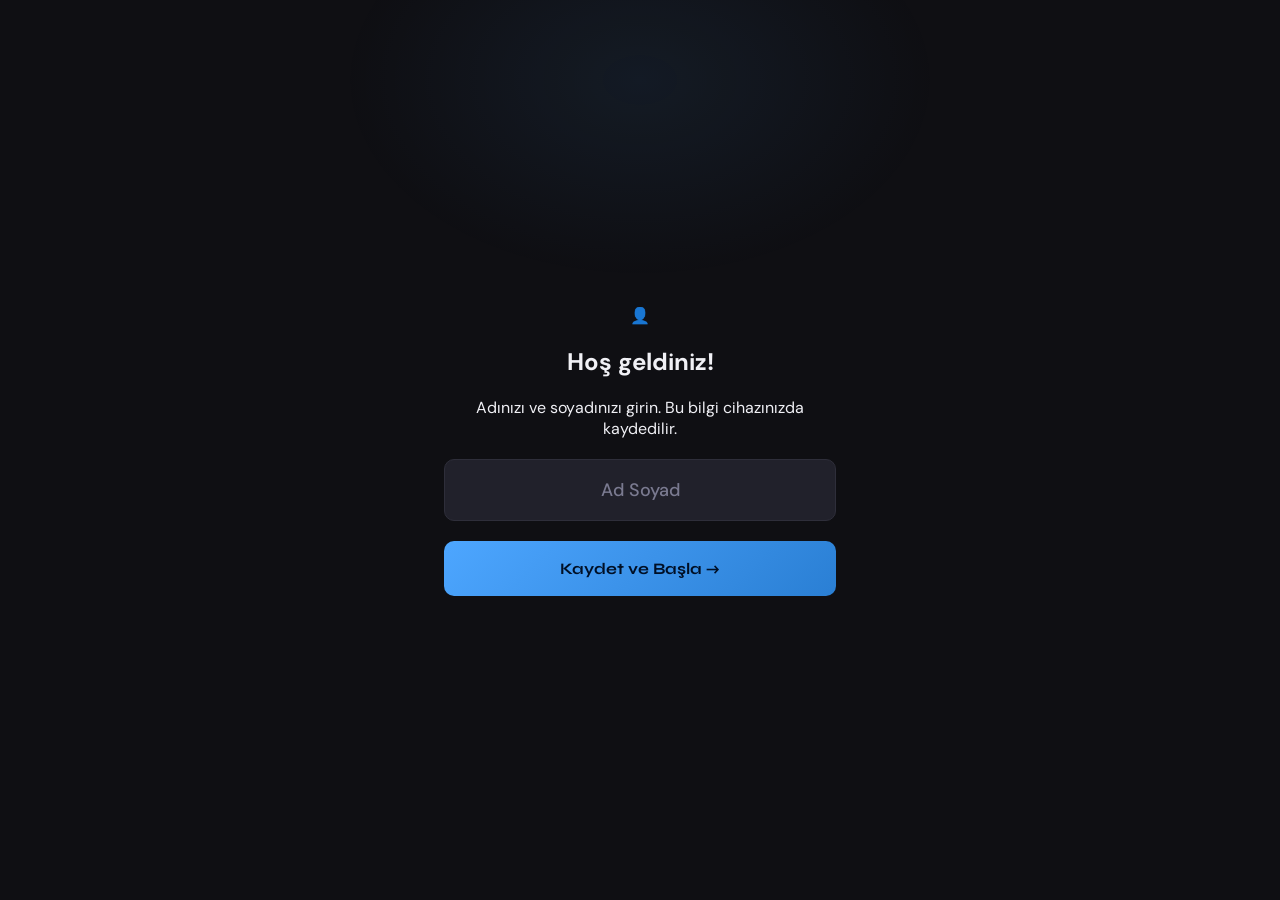
<file: index.html>
<!DOCTYPE html>
<html lang="tr">
<head>
<meta charset="UTF-8">
<meta name="viewport" content="width=device-width,initial-scale=1.0">
<title>Uygun AVM Takip</title>
<!-- Tüm CSS inline: style.css HTTP isteği tamamen kalktı -->
<style>:root{--bg:#0f0f13;--surface:#18181f;--surface2:#21212b;--border:#2e2e3a;--text:#f0f0f5;--text-muted:#7a7a90;--green:#22d47a;--green-dim:#16a358;--yellow:#f5c542;--yellow-dim:#c49b20;--blue:#4da6ff;--blue-dim:#2a7fd4;--red:#ff5a5a;--red-dim:#cc3535;--radius:16px;--radius-sm:10px}*{box-sizing:border-box;margin:0;padding:0}body{background:var(--bg);color:var(--text);font-family:'DM Sans',sans-serif;min-height:100vh;display:flex;flex-direction:column;align-items:center;padding:0;position:relative;overflow-x:hidden}body::before{content:'';position:fixed;top:-120px;left:50%;transform:translateX(-50%);width:600px;height:400px;background:radial-gradient(ellipse,rgba(77,166,255,0.08) 0,transparent 70%);pointer-events:none;z-index:0}#mainApp{display:flex;flex-direction:column;height:100vh;width:100%;max-width:480px}.tab-bar{position:sticky;top:0;z-index:100;background:var(--surface);border-bottom:1px solid var(--border);padding:12px 16px 0;flex-shrink:0}.tab-header{display:flex;align-items:center;justify-content:space-between;margin-bottom:10px}.tab-brand-name{font-family:'Syne',sans-serif;font-size:18px;font-weight:800;color:var(--text);letter-spacing:-0.3px;line-height:1.1}.tab-brand-name span{color:var(--blue)}.clock-mini{font-size:11px;color:var(--text-muted);font-weight:300;margin-top:1px}.tab-pills{display:flex;gap:4px;background:var(--surface2);border-radius:100px;padding:3px}.tab-pill{background:none;border:none;border-radius:100px;color:var(--text-muted);font-family:'DM Sans',sans-serif;font-size:13px;font-weight:500;padding:6px 16px;cursor:pointer;transition:background 0.2s,color 0.2s;white-space:nowrap}.tab-pill.active{background:var(--blue);color:#001026;font-weight:600}.tab-indicator{height:2px;background:var(--blue);border-radius:2px;transition:transform 0.25s ease,width 0.25s ease;margin-top:0;display:none}.tab-viewport{display:flex;overflow-x:hidden;scroll-snap-type:x mandatory;flex:1;scroll-behavior:smooth}.tab-pane{min-width:100%;scroll-snap-align:start;overflow-y:auto;padding:16px 16px 40px}.patron-summary{display:grid;grid-template-columns:1fr 1fr 1fr;gap:10px;margin-bottom:12px}.live-timer{font-size:12px;color:var(--text-muted);font-weight:300;margin-left:8px;transition:color 0.3s}#setupScreen{min-height:100vh;width:100%;max-width:440px;padding:40px 24px}.card{background:var(--surface);border:1px solid var(--border);border-radius:var(--radius);padding:24px;margin-bottom:16px}.card-label{font-size:11px;letter-spacing:1.5px;text-transform:uppercase;color:var(--text-muted);font-weight:500;margin-bottom:10px}.select-wrapper{position:relative}.select-wrapper::after{content:'▾';position:absolute;right:16px;top:50%;transform:translateY(-50%);color:var(--text-muted);pointer-events:none;font-size:14px}select{width:100%;appearance:none;background:var(--surface2);border:1px solid var(--border);border-radius:var(--radius-sm);color:var(--text);font-family:'DM Sans',sans-serif;font-size:16px;font-weight:500;padding:16px 44px 16px 16px;cursor:pointer;outline:none;transition:border-color 0.2s}select:focus{border-color:var(--blue)}select option{background:var(--surface2)}.status-bar{display:flex;align-items:center;gap:10px;background:var(--surface2);border:1px solid var(--border);border-radius:var(--radius-sm);padding:12px 16px;margin-top:14px}.status-dot{width:8px;height:8px;border-radius:50%;background:var(--text-muted);flex-shrink:0;transition:background 0.3s}.status-dot.green{background:var(--green);box-shadow:0 0 8px var(--green)}.status-dot.yellow{background:var(--yellow);box-shadow:0 0 8px var(--yellow)}.status-dot.red{background:var(--red);box-shadow:0 0 8px var(--red)}.status-text{font-size:13px;color:var(--text-muted)}.status-text strong{color:var(--text);font-weight:500}.setup-screen{display:flex;flex-direction:column;align-items:center;justify-content:center;min-height:60vh;text-align:center;gap:20px}.setup-screen .setup-icon{font-size:56px;margin-bottom:4px}.setup-screen h2{font-family:'Syne',sans-serif;font-size:22px;font-weight:700}.setup-screen p{font-size:14px;color:var(--text-muted);max-width:260px;line-height:1.5}.name-input{width:100%;background:var(--surface2);border:1px solid var(--border);border-radius:var(--radius-sm);color:var(--text);font-family:'DM Sans',sans-serif;font-size:18px;font-weight:500;padding:18px 16px;outline:none;text-align:center;transition:border-color 0.2s}.name-input::placeholder{color:var(--text-muted)}.name-input:focus{border-color:var(--blue)}.btn-save-name{width:100%;background:linear-gradient(135deg,var(--blue),var(--blue-dim));color:#001026;border:none;border-radius:var(--radius-sm);font-family:'Syne',sans-serif;font-size:16px;font-weight:700;padding:18px;cursor:pointer;transition:filter 0.15s,transform 0.12s;-webkit-tap-highlight-color:transparent}.btn-save-name:active{transform:scale(0.97);filter:brightness(0.9)}.btn-save-name:hover{filter:brightness(1.08)}.buttons-grid{display:grid;grid-template-columns:1fr 1fr;gap:12px}.btn{position:relative;display:flex;flex-direction:column;align-items:center;justify-content:center;gap:8px;padding:22px 16px;border:none;border-radius:var(--radius);font-family:'Syne',sans-serif;font-size:15px;font-weight:700;cursor:pointer;transition:transform 0.12s ease,box-shadow 0.12s ease,filter 0.12s ease;overflow:hidden;min-height:110px;-webkit-tap-highlight-color:transparent}.btn .btn-icon{font-size:28px;line-height:1}.btn .btn-label{font-size:13px;letter-spacing:0.2px;line-height:1.2;text-align:center}.btn::after{content:'';position:absolute;inset:0;background:white;opacity:0;border-radius:inherit;transition:opacity 0.15s}.btn:active::after{opacity:0.08}.btn:active{transform:scale(0.95);filter:brightness(0.9)}.btn:hover{filter:brightness(1.08)}.btn.sending,.btn:disabled{opacity:0.45;pointer-events:none;transform:none !important;filter:none !important;cursor:not-allowed}.btn-full{grid-column:1 / -1;min-height:80px;flex-direction:row;gap:12px}.btn-full .btn-icon{font-size:22px}.btn-full .btn-label{font-size:15px}.btn-start{background:linear-gradient(135deg,var(--green),var(--green-dim));color:#001a0d;box-shadow:0 4px 24px rgba(34,212,122,0.25)}.btn-break-start{background:linear-gradient(135deg,var(--yellow),var(--yellow-dim));color:#1a1200;box-shadow:0 4px 24px rgba(245,197,66,0.25)}.btn-lunch{background:linear-gradient(135deg,#ff9f43,#e08000);color:#1a0d00;box-shadow:0 4px 24px rgba(255,159,67,0.25)}.btn-break-end{background:linear-gradient(135deg,var(--blue),var(--blue-dim));color:#001026;box-shadow:0 4px 24px rgba(77,166,255,0.25)}.btn-end{background:linear-gradient(135deg,var(--red),var(--red-dim));color:#1a0000;box-shadow:0 4px 24px rgba(255,90,90,0.25)}.toast{position:fixed;bottom:32px;left:50%;transform:translateX(-50%) translateY(100px);background:var(--surface);border:1px solid var(--border);border-radius:100px;padding:14px 24px;display:flex;align-items:center;gap:10px;font-size:14px;font-weight:500;white-space:nowrap;transition:transform 0.35s cubic-bezier(0.34,1.56,0.64,1),opacity 0.35s;opacity:0;z-index:999;box-shadow:0 8px 32px rgba(0,0,0,0.5)}.toast.show{transform:translateX(-50%) translateY(0);opacity:1}.toast.success{border-color:rgba(34,212,122,0.4)}.toast.error{border-color:rgba(255,90,90,0.4)}.toast.loading{border-color:rgba(77,166,255,0.4)}.toast-icon{font-size:18px}.history-list{display:flex;flex-direction:column;gap:8px;max-height:280px;overflow-y:auto}.history-list::-webkit-scrollbar{width:4px}.history-list::-webkit-scrollbar-track{background:transparent}.history-list::-webkit-scrollbar-thumb{background:var(--border);border-radius:4px}.history-item{display:flex;align-items:center;gap:12px;background:var(--surface2);border-radius:var(--radius-sm);padding:12px 14px;animation:slideIn 0.3s ease}@keyframes slideIn{from{opacity:0;transform:translateY(-8px)}to{opacity:1;transform:translateY(0)}}.history-icon{font-size:16px}.history-info{flex:1;min-width:0}.history-name{font-size:13px;font-weight:600;color:var(--text);white-space:nowrap;overflow:hidden;text-overflow:ellipsis}.history-action{font-size:11px;color:var(--text-muted);margin-top:1px}.history-time{font-size:11px;color:var(--text-muted);flex-shrink:0;font-weight:300}.empty-state{text-align:center;color:var(--text-muted);font-size:13px;padding:20px 0}.divider{height:1px;background:var(--border);margin:6px 0 16px}.spinner{width:16px;height:16px;border:2px solid rgba(77,166,255,0.3);border-top-color:var(--blue);border-radius:50%;animation:spin 0.7s linear infinite}@keyframes spin{to{transform:rotate(360deg)}}.btn-change-name{background:none;border:1px solid var(--border);border-radius:100px;color:var(--text-muted);font-family:'DM Sans',sans-serif;font-size:12px;padding:6px 14px;cursor:pointer;transition:border-color 0.2s,color 0.2s;margin-top:4px}.btn-change-name:hover{border-color:var(--blue);color:var(--blue)}.btn-patron-entry{width:100%;display:flex;align-items:center;justify-content:center;gap:8px;background:none;border:1px solid var(--border);border-radius:var(--radius-sm);color:var(--text-muted);font-family:'DM Sans',sans-serif;font-size:13px;padding:14px;cursor:pointer;transition:border-color 0.2s,color 0.2s,background 0.2s;margin-top:8px}.btn-patron-entry:hover{border-color:var(--blue);color:var(--blue);background:rgba(77,166,255,0.05)}.modal-overlay{position:fixed;inset:0;background:rgba(0,0,0,0.82);display:flex;align-items:center;justify-content:center;z-index:1000;padding:24px;opacity:0;pointer-events:none;transition:opacity 0.2s;will-change:opacity}.modal-overlay.show{opacity:1;pointer-events:all}.modal{background:var(--surface);border:1px solid var(--border);border-radius:var(--radius);padding:28px 24px;width:100%;max-width:340px;text-align:center;transform:translateY(20px);transition:transform 0.25s cubic-bezier(0.34,1.56,0.64,1)}.modal-overlay.show .modal{transform:translateY(0)}.modal h3{font-family:'Syne',sans-serif;font-size:18px;font-weight:700;margin-bottom:6px}.modal p{font-size:13px;color:var(--text-muted);margin-bottom:20px}.modal .name-input{margin-bottom:12px;letter-spacing:4px;font-size:22px}.modal-btns{display:flex;gap:10px}.btn-modal-cancel{flex:1;background:var(--surface2);border:1px solid var(--border);border-radius:var(--radius-sm);color:var(--text-muted);font-family:'DM Sans',sans-serif;font-size:14px;padding:14px;cursor:pointer;transition:border-color 0.2s}.btn-modal-cancel:hover{border-color:var(--border);color:var(--text)}.btn-modal-ok{flex:2;background:linear-gradient(135deg,var(--blue),var(--blue-dim));border:none;border-radius:var(--radius-sm);color:#001026;font-family:'Syne',sans-serif;font-size:14px;font-weight:700;padding:14px;cursor:pointer;transition:filter 0.15s}.btn-modal-ok:hover{filter:brightness(1.1)}.shake{animation:shake 0.4s ease}@keyframes shake{0%,100%{transform:translateX(0)}20%{transform:translateX(-8px)}40%{transform:translateX(8px)}60%{transform:translateX(-6px)}80%{transform:translateX(6px)}}.patron-panel{width:100%}.refresh-info{font-size:11px;color:var(--text-muted);text-align:center;margin-bottom:12px}.worker-card{background:var(--surface);border:1px solid var(--border);border-radius:var(--radius);padding:16px 20px;margin-bottom:10px;display:flex;align-items:center;gap:14px;transition:border-color 0.3s}.worker-card.on-break{border-color:rgba(245,197,66,0.4)}.worker-card.over-limit{border-color:rgba(255,90,90,0.5);background:rgba(255,90,90,0.04)}.worker-card.working{border-color:rgba(34,212,122,0.3)}.worker-card.off{border-color:var(--border);opacity:0.6}.worker-avatar{width:40px;height:40px;border-radius:50%;display:flex;align-items:center;justify-content:center;font-family:'Syne',sans-serif;font-size:14px;font-weight:700;flex-shrink:0;background:var(--surface2);color:var(--text-muted)}.worker-card.working .worker-avatar{background:rgba(34,212,122,0.15);color:var(--green)}.worker-card.on-break .worker-avatar{background:rgba(245,197,66,0.15);color:var(--yellow)}.worker-card.over-limit .worker-avatar{background:rgba(255,90,90,0.15);color:var(--red)}.worker-info{flex:1;min-width:0}.worker-name{font-size:14px;font-weight:600;white-space:nowrap;overflow:hidden;text-overflow:ellipsis}.worker-status{font-size:12px;color:var(--text-muted);margin-top:2px}.worker-card.working .worker-status{color:var(--green)}.worker-card.on-break .worker-status{color:var(--yellow)}.worker-card.over-limit .worker-status{color:var(--red)}.worker-timer{font-family:'Syne',sans-serif;font-size:15px;font-weight:700;flex-shrink:0;color:var(--text-muted)}.worker-card.on-break .worker-timer{color:var(--yellow)}.worker-card.over-limit .worker-timer{color:var(--red)}.alert-badge{background:var(--red);color:white;font-size:10px;font-weight:700;padding:3px 8px;border-radius:100px;margin-left:6px;animation:blink 1s infinite}@keyframes blink{0%,100%{opacity:1}50%{opacity:0.4}}.patron-empty{text-align:center;color:var(--text-muted);font-size:13px;padding:40px 0}.summary-row{display:grid;grid-template-columns:1fr 1fr 1fr;gap:10px;margin-bottom:16px}.summary-box{background:var(--surface);border:1px solid var(--border);border-radius:var(--radius-sm);padding:14px 10px;text-align:center}.summary-box .s-num{font-family:'Syne',sans-serif;font-size:22px;font-weight:800}.summary-box .s-label{font-size:10px;color:var(--text-muted);text-transform:uppercase;letter-spacing:1px;margin-top:2px}.summary-box.green .s-num{color:var(--green)}.summary-box.yellow .s-num{color:var(--yellow)}.summary-box.red .s-num{color:var(--red)}.worker-card{cursor:pointer}.worker-card:hover{filter:brightness(1.06);transform:translateY(-1px);transition:border-color 0.3s,filter 0.15s,transform 0.15s}.detail-overlay{position:fixed;inset:0;background:rgba(0,0,0,0.85);display:flex;align-items:flex-end;justify-content:center;z-index:1100;padding:0;opacity:0;pointer-events:none;transition:opacity 0.25s;will-change:opacity}.detail-overlay.show{opacity:1;pointer-events:all}.detail-panel{background:var(--surface);border:1px solid var(--border);border-radius:var(--radius) var(--radius) 0 0;width:100%;max-width:480px;max-height:85vh;overflow-y:auto;padding:28px 24px 40px;transform:translateY(100%);transition:transform 0.32s cubic-bezier(0.34,1.56,0.64,1);will-change:transform}.detail-overlay.show .detail-panel{transform:translateY(0)}.detail-handle{width:40px;height:4px;background:var(--border);border-radius:2px;margin:0 auto 22px}.detail-header{display:flex;align-items:center;gap:14px;margin-bottom:24px}.detail-avatar{width:48px;height:48px;border-radius:50%;display:flex;align-items:center;justify-content:center;font-family:'Syne',sans-serif;font-size:16px;font-weight:700;flex-shrink:0;background:rgba(77,166,255,0.15);color:var(--blue)}.detail-title{flex:1}.detail-name{font-family:'Syne',sans-serif;font-size:18px;font-weight:800;color:var(--text)}.detail-subtitle{font-size:12px;color:var(--text-muted);margin-top:2px}.btn-detail-close{background:none;border:1px solid var(--border);border-radius:100px;color:var(--text-muted);font-family:'DM Sans',sans-serif;font-size:12px;padding:6px 14px;cursor:pointer;transition:border-color 0.2s,color 0.2s;flex-shrink:0}.btn-detail-close:hover{border-color:var(--red);color:var(--red)}.detail-stats{display:grid;grid-template-columns:1fr 1fr 1fr;gap:10px;margin-bottom:22px}.detail-stat{background:var(--surface2);border:1px solid var(--border);border-radius:var(--radius-sm);padding:14px 10px;text-align:center}.detail-stat .ds-num{font-family:'Syne',sans-serif;font-size:22px;font-weight:800;color:var(--text)}.detail-stat.warn .ds-num{color:var(--yellow)}.detail-stat.danger .ds-num{color:var(--red)}.detail-stat .ds-label{font-size:10px;color:var(--text-muted);text-transform:uppercase;letter-spacing:1px;margin-top:3px;line-height:1.3}.detail-section-label{font-size:11px;letter-spacing:1.5px;text-transform:uppercase;color:var(--text-muted);font-weight:500;margin-bottom:12px}.detail-timeline{display:flex;flex-direction:column;gap:6px}.detail-row{display:flex;align-items:center;gap:12px;background:var(--surface2);border-radius:var(--radius-sm);padding:11px 14px;border-left:3px solid transparent}.detail-row.row-start{border-left-color:var(--green)}.detail-row.row-break{border-left-color:var(--yellow)}.detail-row.row-break-end{border-left-color:var(--blue)}.detail-row.row-end{border-left-color:var(--red)}.detail-row.row-over{border-left-color:var(--red);background:rgba(255,90,90,0.07)}.detail-row-icon{font-size:15px;flex-shrink:0}.detail-row-info{flex:1;min-width:0}.detail-row-action{font-size:13px;font-weight:500;color:var(--text)}.detail-row-note{font-size:11px;color:var(--text-muted);margin-top:1px}.detail-row-note.over{color:var(--red)}.detail-row-time{font-size:12px;color:var(--text-muted);flex-shrink:0;font-weight:300}.detail-loading{text-align:center;padding:40px 0;color:var(--text-muted);font-size:14px;display:flex;flex-direction:column;align-items:center;gap:14px}.history-live-timer{display:inline-flex;align-items:center;font-family:'Syne',sans-serif;font-size:12px;font-weight:700;color:var(--yellow);background:rgba(245,197,66,0.12);border-radius:100px;padding:1px 7px;margin-left:6px;transition:color 0.3s}.history-item.over-break{background:rgba(255,90,90,0.12);border:1px solid rgba(255,90,90,0.3)}.history-item.over-break .history-action{color:var(--red)}.history-item.over-break .history-name{color:var(--text)}@media (max-width:360px){.btn{min-height:96px;padding:18px 12px}.btn .btn-icon{font-size:24px}.btn .btn-label{font-size:12px}}

/* İskelet — JS gelmeden önce boş ekranı önler */
#appShell{width:100%;max-width:480px;padding:24px 16px;display:flex;flex-direction:column;gap:16px}
.skel{background:var(--surface);border:1px solid var(--border);border-radius:var(--radius);padding:20px}
.skel-bar{height:14px;background:var(--surface2);border-radius:6px;margin-bottom:10px;animation:skPulse 1.4s ease infinite}
.skel-bar.short{width:55%}.skel-bar.tall{height:80px}
@keyframes skPulse{0%,100%{opacity:.6}50%{opacity:1}}
#setupScreen{min-height:100vh;width:100%;max-width:440px;padding:40px 24px;display:none;flex-direction:column;align-items:center;justify-content:center;text-align:center;gap:20px}
#mainApp{display:none;width:100%}
</style>
<!-- Fontlar: preconnect + swap, non-blocking -->
<link rel="preconnect" href="https://fonts.googleapis.com">
<link rel="preconnect" href="https://fonts.gstatic.com" crossorigin>
<link href="https://fonts.googleapis.com/css2?family=Syne:wght@700;800&family=DM+Sans:wght@400;500&display=swap" rel="stylesheet" media="print" onload="this.media='all'">
</head>
<body>
<!-- Yükleme iskeleti -->
<div id="appShell">
<div class="skel"><div class="skel-bar short"></div><div class="skel-bar tall"></div></div>
<div class="skel"><div class="skel-bar"></div><div class="skel-bar short"></div></div>
</div>

<div id="setupScreen">
<div class="setup-icon">👤</div>
<h2>Hoş geldiniz!</h2>
<p>Adınızı ve soyadınızı girin. Bu bilgi cihazınızda kaydedilir.</p>
<input class="name-input" id="nameInput" type="text" placeholder="Ad Soyad" maxlength="50" autocomplete="name">
<button class="btn-save-name" onclick="saveName()">Kaydet ve Başla →</button>
</div>

<div id="mainApp">
<div class="tab-bar" id="tabBar">
<div class="tab-header">
<div class="tab-brand">
<div class="tab-brand-name">Uygun AVM <span>Takip</span></div>
<div class="clock-mini" id="clock">—</div>
</div>
<div class="tab-pills">
<button class="tab-pill active" id="tabBtnPatron" onclick="switchTab(0)"><span id="tabPatronLabel">👁️ Patron</span></button>
<button class="tab-pill" id="tabBtnEmployee" onclick="switchTab(1)"><span id="tabEmployeeLabel">👤 <span id="tabNameShort">—</span></span></button>
</div>
</div>
<div class="tab-indicator" id="tabIndicator"></div>
</div>

<div class="tab-viewport" id="tabViewport">
<div class="tab-pane" id="panePatron">
<div class="patron-summary">
<div class="summary-box green"><div class="s-num" id="countWorking">0</div><div class="s-label">Çalışıyor</div></div>
<div class="summary-box yellow"><div class="s-num" id="countBreak">0</div><div class="s-label">Molada</div></div>
<div class="summary-box red"><div class="s-num" id="countAlert">0</div><div class="s-label">Aşıldı</div></div>
</div>
<div class="refresh-info" id="refreshInfo">Yükleniyor...</div>
<div id="workerList"><div class="patron-empty">⏳ Veriler yükleniyor...</div></div>
</div>

<div class="tab-pane" id="paneEmployee">
<div class="card">
<div class="card-label">Aktif Çalışan</div>
<div class="status-bar">
<div class="status-dot green" id="statusDot"></div>
<div class="status-text"><strong id="employeeDisplay">—</strong></div>
</div>
</div>
<div class="card">
<div class="card-label">İşlem Seçimi</div>
<div class="divider"></div>
<div class="buttons-grid">
<button class="btn btn-start" onclick="sendAction('İşe Başladı','💪🏼','green')"><span class="btn-icon">💪🏼</span><span class="btn-label">İşe Başla</span></button>
<button class="btn btn-end" onclick="sendAction('Mesaisi Bitti','😮‍💨','red')"><span class="btn-icon">😮‍💨</span><span class="btn-label">Mesai Bitir</span></button>
<button class="btn btn-break-start" onclick="sendAction('Çay Molası','☕','yellow')"><span class="btn-icon">☕</span><span class="btn-label">Çay Molası</span></button>
<button class="btn btn-lunch" onclick="sendAction('Yemek Molası','🍽️','yellow')"><span class="btn-icon">🍽️</span><span class="btn-label">Yemek Molası</span></button>
<button class="btn btn-break-end btn-full" onclick="sendAction('Moladan Döndü','🫠','green')"><span class="btn-icon">🫠</span><span class="btn-label">Moladan Dön</span></button>
</div>
</div>
<div class="card">
<div class="card-label">Son İşlemler</div>
<div class="divider"></div>
<div class="history-list" id="historyList"><div class="empty-state">Henüz kayıt yok</div></div>
</div>
</div>
</div>
</div>

<div class="detail-overlay" id="detailOverlay" onclick="closeDetailModal(event)">
<div class="detail-panel" id="detailPanel">
<div class="detail-handle"></div>
<div class="detail-header">
<div class="detail-avatar" id="detailAvatar">??</div>
<div class="detail-title">
<div class="detail-name" id="detailName">—</div>
<div class="detail-subtitle" id="detailSubtitle">Yükleniyor...</div>
</div>
<button class="btn-detail-close" onclick="closeDetailModal()">✕</button>
</div>
<div class="detail-stats">
<div class="detail-stat"><div class="ds-num" id="detailTotalBreaks">—</div><div class="ds-label">Toplam Mola</div></div>
<div class="detail-stat warn" id="detailOverStatBox"><div class="ds-num" id="detailOverBreaks">—</div><div class="ds-label">Süre Aşımı</div></div>
<div class="detail-stat"><div class="ds-num" id="detailTotalMoves">—</div><div class="ds-label">Toplam Hareket</div></div>
</div>
<div class="detail-section-label">Bugünkü Hareketler</div>
<div class="detail-loading" id="detailLoading"><div class="spinner"></div><span>Veriler çekiliyor...</span></div>
<div class="detail-timeline" id="detailTimeline" style="display:none"></div>
</div>
</div>

<div class="toast" id="toast"><span class="toast-icon" id="toastIcon"></span><span id="toastMsg"></span></div>

<!-- config inline (288 byte) — HTTP isteği yok -->
<script>const GAS_URL = 'https://script.google.com/macros/s/AKfycbxMHRXMKqEbjExXxDHTsbRPR1HE13ovd4ToiTIVENeJD8uUTH0W7jT4MVYRn4TRjGpQ1Q/exec';

const PATRON_NAMES = ['Cansın Tiryaki', 'Timur Tiryaki'];

const BREAK_LIMIT_MIN = 15;   // Çay molası
const LUNCH_LIMIT_MIN = 30;   // Yemek molası
</script>
<!-- app.js defer — HTML parse'ını bloklamaz, cache'lenebilir -->
<script src="app.js" defer></script>
</body>
</html>
</file>
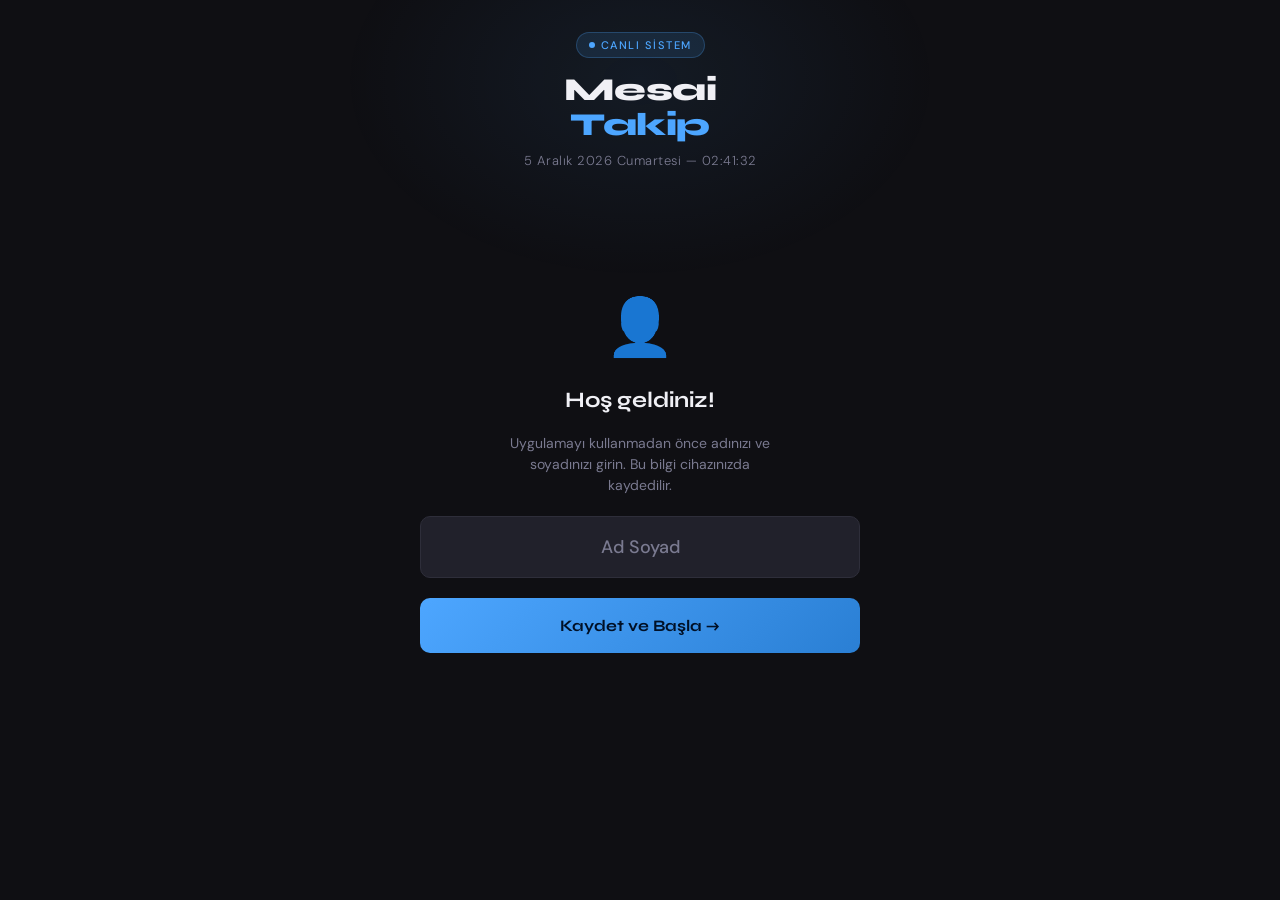
<file: UygunAvmApp.html>
<!DOCTYPE html>
<html lang="tr">
<head>
<meta charset="UTF-8">
<meta name="viewport" content="width=device-width, initial-scale=1.0">
<title>Mesai Takip</title>
<link href="https://fonts.googleapis.com/css2?family=Syne:wght@400;600;700;800&family=DM+Sans:wght@300;400;500&display=swap" rel="stylesheet">
<style>
  :root {
    --bg: #0f0f13;
    --surface: #18181f;
    --surface2: #21212b;
    --border: #2e2e3a;
    --text: #f0f0f5;
    --text-muted: #7a7a90;
    --green: #22d47a;
    --green-dim: #16a358;
    --yellow: #f5c542;
    --yellow-dim: #c49b20;
    --blue: #4da6ff;
    --blue-dim: #2a7fd4;
    --red: #ff5a5a;
    --red-dim: #cc3535;
    --radius: 16px;
    --radius-sm: 10px;
  }

  * { box-sizing: border-box; margin: 0; padding: 0; }

  body {
    background: var(--bg);
    color: var(--text);
    font-family: 'DM Sans', sans-serif;
    min-height: 100vh;
    display: flex;
    flex-direction: column;
    align-items: center;
    padding: 24px 16px 40px;
    position: relative;
    overflow-x: hidden;
  }

  /* Background glow */
  body::before {
    content: '';
    position: fixed;
    top: -120px; left: 50%;
    transform: translateX(-50%);
    width: 600px; height: 400px;
    background: radial-gradient(ellipse, rgba(77,166,255,0.08) 0%, transparent 70%);
    pointer-events: none;
    z-index: 0;
  }

  .container {
    width: 100%;
    max-width: 440px;
    position: relative;
    z-index: 1;
  }

  /* HEADER */
  .header {
    text-align: center;
    margin-bottom: 32px;
    padding-top: 8px;
  }

  .header .badge {
    display: inline-flex;
    align-items: center;
    gap: 6px;
    background: rgba(77,166,255,0.12);
    border: 1px solid rgba(77,166,255,0.25);
    color: var(--blue);
    font-size: 11px;
    font-weight: 500;
    letter-spacing: 1.5px;
    text-transform: uppercase;
    padding: 5px 12px;
    border-radius: 100px;
    margin-bottom: 14px;
  }

  .header .badge::before {
    content: '';
    width: 6px; height: 6px;
    background: var(--blue);
    border-radius: 50%;
    animation: pulse 2s infinite;
  }

  @keyframes pulse {
    0%, 100% { opacity: 1; transform: scale(1); }
    50% { opacity: 0.5; transform: scale(0.8); }
  }

  .header h1 {
    font-family: 'Syne', sans-serif;
    font-size: 32px;
    font-weight: 800;
    letter-spacing: -0.5px;
    line-height: 1.1;
    color: var(--text);
  }

  .header h1 span {
    color: var(--blue);
  }

  .clock {
    margin-top: 10px;
    font-size: 13px;
    color: var(--text-muted);
    font-weight: 300;
    letter-spacing: 0.5px;
  }

  /* CARD */
  .card {
    background: var(--surface);
    border: 1px solid var(--border);
    border-radius: var(--radius);
    padding: 24px;
    margin-bottom: 16px;
  }

  .card-label {
    font-size: 11px;
    letter-spacing: 1.5px;
    text-transform: uppercase;
    color: var(--text-muted);
    font-weight: 500;
    margin-bottom: 10px;
  }

  /* DROPDOWN */
  .select-wrapper {
    position: relative;
  }

  .select-wrapper::after {
    content: '▾';
    position: absolute;
    right: 16px;
    top: 50%;
    transform: translateY(-50%);
    color: var(--text-muted);
    pointer-events: none;
    font-size: 14px;
  }

  select {
    width: 100%;
    appearance: none;
    background: var(--surface2);
    border: 1px solid var(--border);
    border-radius: var(--radius-sm);
    color: var(--text);
    font-family: 'DM Sans', sans-serif;
    font-size: 16px;
    font-weight: 500;
    padding: 16px 44px 16px 16px;
    cursor: pointer;
    outline: none;
    transition: border-color 0.2s;
  }

  select:focus {
    border-color: var(--blue);
  }

  select option {
    background: var(--surface2);
  }

  /* CURRENT STATUS */
  .status-bar {
    display: flex;
    align-items: center;
    gap: 10px;
    background: var(--surface2);
    border: 1px solid var(--border);
    border-radius: var(--radius-sm);
    padding: 12px 16px;
    margin-top: 14px;
  }

  .status-dot {
    width: 8px; height: 8px;
    border-radius: 50%;
    background: var(--text-muted);
    flex-shrink: 0;
    transition: background 0.3s;
  }

  .status-dot.green { background: var(--green); box-shadow: 0 0 8px var(--green); }
  .status-dot.yellow { background: var(--yellow); box-shadow: 0 0 8px var(--yellow); }
  .status-dot.red { background: var(--red); box-shadow: 0 0 8px var(--red); }

  .status-text {
    font-size: 13px;
    color: var(--text-muted);
  }

  .status-text strong {
    color: var(--text);
    font-weight: 500;
  }

  /* SETUP SCREEN */
  .setup-screen {
    display: flex;
    flex-direction: column;
    align-items: center;
    justify-content: center;
    min-height: 60vh;
    text-align: center;
    gap: 20px;
  }

  .setup-screen .setup-icon {
    font-size: 56px;
    margin-bottom: 4px;
  }

  .setup-screen h2 {
    font-family: 'Syne', sans-serif;
    font-size: 22px;
    font-weight: 700;
  }

  .setup-screen p {
    font-size: 14px;
    color: var(--text-muted);
    max-width: 260px;
    line-height: 1.5;
  }

  .name-input {
    width: 100%;
    background: var(--surface2);
    border: 1px solid var(--border);
    border-radius: var(--radius-sm);
    color: var(--text);
    font-family: 'DM Sans', sans-serif;
    font-size: 18px;
    font-weight: 500;
    padding: 18px 16px;
    outline: none;
    text-align: center;
    transition: border-color 0.2s;
  }

  .name-input::placeholder { color: var(--text-muted); }
  .name-input:focus { border-color: var(--blue); }

  .btn-save-name {
    width: 100%;
    background: linear-gradient(135deg, var(--blue), var(--blue-dim));
    color: #001026;
    border: none;
    border-radius: var(--radius-sm);
    font-family: 'Syne', sans-serif;
    font-size: 16px;
    font-weight: 700;
    padding: 18px;
    cursor: pointer;
    transition: filter 0.15s, transform 0.12s;
    -webkit-tap-highlight-color: transparent;
  }

  .btn-save-name:active { transform: scale(0.97); filter: brightness(0.9); }
  .btn-save-name:hover { filter: brightness(1.08); }

  /* BUTTONS GRID */
  .buttons-grid {
    display: grid;
    grid-template-columns: 1fr 1fr;
    gap: 12px;
  }

  .btn {
    position: relative;
    display: flex;
    flex-direction: column;
    align-items: center;
    justify-content: center;
    gap: 8px;
    padding: 22px 16px;
    border: none;
    border-radius: var(--radius);
    font-family: 'Syne', sans-serif;
    font-size: 15px;
    font-weight: 700;
    cursor: pointer;
    transition: transform 0.12s ease, box-shadow 0.12s ease, filter 0.12s ease;
    overflow: hidden;
    min-height: 110px;
    -webkit-tap-highlight-color: transparent;
  }

  .btn .btn-icon {
    font-size: 28px;
    line-height: 1;
  }

  .btn .btn-label {
    font-size: 13px;
    letter-spacing: 0.2px;
    line-height: 1.2;
    text-align: center;
  }

  /* Ripple */
  .btn::after {
    content: '';
    position: absolute;
    inset: 0;
    background: white;
    opacity: 0;
    border-radius: inherit;
    transition: opacity 0.15s;
  }

  .btn:active::after { opacity: 0.08; }

  .btn:active {
    transform: scale(0.95);
    filter: brightness(0.9);
  }

  .btn:hover { filter: brightness(1.08); }

  /* Button colors */
  .btn-start {
    background: linear-gradient(135deg, var(--green), var(--green-dim));
    color: #001a0d;
    box-shadow: 0 4px 24px rgba(34,212,122,0.25);
  }

  .btn-break-start {
    background: linear-gradient(135deg, var(--yellow), var(--yellow-dim));
    color: #1a1200;
    box-shadow: 0 4px 24px rgba(245,197,66,0.25);
  }

  .btn-break-end {
    background: linear-gradient(135deg, var(--blue), var(--blue-dim));
    color: #001026;
    box-shadow: 0 4px 24px rgba(77,166,255,0.25);
  }

  .btn-end {
    background: linear-gradient(135deg, var(--red), var(--red-dim));
    color: #1a0000;
    box-shadow: 0 4px 24px rgba(255,90,90,0.25);
  }

  /* TOAST */
  .toast {
    position: fixed;
    bottom: 32px;
    left: 50%;
    transform: translateX(-50%) translateY(100px);
    background: var(--surface);
    border: 1px solid var(--border);
    border-radius: 100px;
    padding: 14px 24px;
    display: flex;
    align-items: center;
    gap: 10px;
    font-size: 14px;
    font-weight: 500;
    white-space: nowrap;
    transition: transform 0.35s cubic-bezier(0.34, 1.56, 0.64, 1), opacity 0.35s;
    opacity: 0;
    z-index: 999;
    box-shadow: 0 8px 32px rgba(0,0,0,0.5);
  }

  .toast.show {
    transform: translateX(-50%) translateY(0);
    opacity: 1;
  }

  .toast.success { border-color: rgba(34,212,122,0.4); }
  .toast.error { border-color: rgba(255,90,90,0.4); }
  .toast.loading { border-color: rgba(77,166,255,0.4); }

  .toast-icon { font-size: 18px; }

  /* HISTORY */
  .history-list {
    display: flex;
    flex-direction: column;
    gap: 8px;
    max-height: 280px;
    overflow-y: auto;
  }

  .history-list::-webkit-scrollbar { width: 4px; }
  .history-list::-webkit-scrollbar-track { background: transparent; }
  .history-list::-webkit-scrollbar-thumb { background: var(--border); border-radius: 4px; }

  .history-item {
    display: flex;
    align-items: center;
    gap: 12px;
    background: var(--surface2);
    border-radius: var(--radius-sm);
    padding: 12px 14px;
    animation: slideIn 0.3s ease;
  }

  @keyframes slideIn {
    from { opacity: 0; transform: translateY(-8px); }
    to { opacity: 1; transform: translateY(0); }
  }

  .history-icon { font-size: 16px; }

  .history-info { flex: 1; min-width: 0; }

  .history-name {
    font-size: 13px;
    font-weight: 600;
    color: var(--text);
    white-space: nowrap;
    overflow: hidden;
    text-overflow: ellipsis;
  }

  .history-action {
    font-size: 11px;
    color: var(--text-muted);
    margin-top: 1px;
  }

  .history-time {
    font-size: 11px;
    color: var(--text-muted);
    flex-shrink: 0;
    font-weight: 300;
  }

  .empty-state {
    text-align: center;
    color: var(--text-muted);
    font-size: 13px;
    padding: 20px 0;
  }

  /* Divider */
  .divider {
    height: 1px;
    background: var(--border);
    margin: 6px 0 16px;
  }

  /* Spinner */
  .spinner {
    width: 16px; height: 16px;
    border: 2px solid rgba(77,166,255,0.3);
    border-top-color: var(--blue);
    border-radius: 50%;
    animation: spin 0.7s linear infinite;
  }
  @keyframes spin { to { transform: rotate(360deg); } }

  .btn-change-name {
    background: none;
    border: 1px solid var(--border);
    border-radius: 100px;
    color: var(--text-muted);
    font-family: 'DM Sans', sans-serif;
    font-size: 12px;
    padding: 6px 14px;
    cursor: pointer;
    transition: border-color 0.2s, color 0.2s;
    margin-top: 4px;
  }
  .btn-change-name:hover { border-color: var(--blue); color: var(--blue); }

  @media (max-width: 360px) {
    .btn { min-height: 96px; padding: 18px 12px; }
    .btn .btn-icon { font-size: 24px; }
    .btn .btn-label { font-size: 12px; }
  }
</style>
</head>
<body>

<div class="container">

  <!-- HEADER -->
  <div class="header">
    <div class="badge">Canlı Sistem</div>
    <h1>Mesai<br><span>Takip</span></h1>
    <div class="clock" id="clock">—</div>
  </div>

  <!-- SETUP SCREEN (ilk açılışta görünür) -->
  <div id="setupScreen" class="setup-screen" style="display:none;">
    <div class="setup-icon">👤</div>
    <h2>Hoş geldiniz!</h2>
    <p>Uygulamayı kullanmadan önce adınızı ve soyadınızı girin. Bu bilgi cihazınızda kaydedilir.</p>
    <input class="name-input" id="nameInput" type="text" placeholder="Ad Soyad" maxlength="50" autocomplete="name" />
    <button class="btn-save-name" onclick="saveName()">Kaydet ve Başla →</button>
  </div>

  <!-- MAIN APP (isim kaydedildikten sonra görünür) -->
  <div id="mainApp" style="display:none; width:100%;">
    <!-- ÇALIŞAN KARTI -->
    <div class="card">
      <div class="card-label">Aktif Çalışan</div>
      <div class="status-bar">
        <div class="status-dot green" id="statusDot"></div>
        <div class="status-text"><strong id="employeeDisplay">—</strong></div>
      </div>
      <div style="text-align:right; margin-top: 10px;">
        <button class="btn-change-name" onclick="changeName()">✏️ İsmi değiştir</button>
      </div>
    </div>

  <!-- ACTION BUTTONS -->
  <div class="card">
    <div class="card-label">İşlem Seçimi</div>
    <div class="divider"></div>
    <div class="buttons-grid">
      <button class="btn btn-start" onclick="sendAction('İşe Başladı', '🟢', 'green')">
        <span class="btn-icon">🟢</span>
        <span class="btn-label">İşe Başla</span>
      </button>
      <button class="btn btn-break-start" onclick="sendAction('Molaya Çıktı', '🟡', 'yellow')">
        <span class="btn-icon">🟡</span>
        <span class="btn-label">Molaya Çık</span>
      </button>
      <button class="btn btn-break-end" onclick="sendAction('Moladan Döndü', '🔵', 'blue')">
        <span class="btn-icon">🔵</span>
        <span class="btn-label">Moladan Dön</span>
      </button>
      <button class="btn btn-end" onclick="sendAction('Mesaisi Bitti', '🔴', 'red')">
        <span class="btn-icon">🔴</span>
        <span class="btn-label">Mesai Bitir</span>
      </button>
    </div>
  </div>

  <!-- HISTORY -->
  <div class="card">
    <div class="card-label">Son İşlemler</div>
    <div class="divider"></div>
    <div class="history-list" id="historyList">
      <div class="empty-state">Henüz kayıt yok</div>
    </div>
  </div>

  </div><!-- /mainApp -->

</div>

<!-- TOAST -->
<div class="toast" id="toast">
  <span class="toast-icon" id="toastIcon"></span>
  <span id="toastMsg"></span>
</div>

<script>
  const GAS_URL = 'https://script.google.com/macros/s/AKfycbwbI_X05vboWCWePFF9KqjtQG5JAtv8LrIiVWI0RVwJtPoqyggUXZ91KZGzR9KtYk1oxA/exec';

  let toastTimer = null;
  let currentEmployee = '';

  // Live clock
  function updateClock() {
    const now = new Date();
    document.getElementById('clock').textContent = now.toLocaleDateString('tr-TR', {
      weekday: 'long', year: 'numeric', month: 'long', day: 'numeric'
    }) + ' — ' + now.toLocaleTimeString('tr-TR');
  }
  updateClock();
  setInterval(updateClock, 1000);

  // Init: isim kaydedilmiş mi kontrol et
  function init() {
    const saved = localStorage.getItem('employeeName');
    if (saved && saved.trim()) {
      currentEmployee = saved.trim();
      document.getElementById('employeeDisplay').textContent = currentEmployee;
      document.getElementById('setupScreen').style.display = 'none';
      document.getElementById('mainApp').style.display = 'block';
    } else {
      document.getElementById('setupScreen').style.display = 'flex';
      document.getElementById('mainApp').style.display = 'none';
    }
  }

  function saveName() {
    const val = document.getElementById('nameInput').value.trim();
    if (!val) {
      document.getElementById('nameInput').focus();
      document.getElementById('nameInput').style.borderColor = 'var(--red)';
      setTimeout(() => document.getElementById('nameInput').style.borderColor = '', 1500);
      return;
    }
    localStorage.setItem('employeeName', val);
    currentEmployee = val;
    document.getElementById('employeeDisplay').textContent = currentEmployee;
    document.getElementById('setupScreen').style.display = 'none';
    document.getElementById('mainApp').style.display = 'block';
  }

  function changeName() {
    document.getElementById('nameInput').value = currentEmployee;
    document.getElementById('setupScreen').style.display = 'flex';
    document.getElementById('mainApp').style.display = 'none';
    setTimeout(() => document.getElementById('nameInput').focus(), 100);
  }

  // Enter tuşuyla kaydet
  document.addEventListener('keydown', function(e) {
    if (e.key === 'Enter' && document.getElementById('setupScreen').style.display !== 'none') {
      saveName();
    }
  });

  async function sendAction(action, icon, dotColor) {
    if (!currentEmployee) {
      showToast('⚠️', 'Önce isminizi girin!', 'error');
      return;
    }

    const now = new Date();
    const timestamp = now.toLocaleString('tr-TR', {
      year: 'numeric', month: '2-digit', day: '2-digit',
      hour: '2-digit', minute: '2-digit', second: '2-digit'
    });

    const dot = document.getElementById('statusDot');
    dot.className = 'status-dot ' + dotColor;

    showToast('', '', 'loading', true);

    const payload = { employee: currentEmployee, action, timestamp };

    try {
      await fetch(GAS_URL, {
        method: 'POST',
        mode: 'no-cors',
        headers: { 'Content-Type': 'application/json' },
        body: JSON.stringify(payload)
      });

      addHistory(icon, currentEmployee, action, now.toLocaleTimeString('tr-TR', { hour: '2-digit', minute: '2-digit' }));
      showToast('✅', `"${action}" kaydedildi!`, 'success');
    } catch (err) {
      showToast('❌', 'Bağlantı hatası! Tekrar deneyin.', 'error');
      console.error(err);
    }
  }

  function addHistory(icon, name, action, time) {
    const list = document.getElementById('historyList');
    const empty = list.querySelector('.empty-state');
    if (empty) empty.remove();

    const item = document.createElement('div');
    item.className = 'history-item';
    item.innerHTML = `
      <span class="history-icon">${icon}</span>
      <div class="history-info">
        <div class="history-name">${name}</div>
        <div class="history-action">${action}</div>
      </div>
      <div class="history-time">${time}</div>
    `;
    list.insertBefore(item, list.firstChild);
    while (list.children.length > 10) list.removeChild(list.lastChild);
  }

  function showToast(icon, msg, type, isLoading = false) {
    clearTimeout(toastTimer);
    const toast = document.getElementById('toast');
    const toastIcon = document.getElementById('toastIcon');
    const toastMsg = document.getElementById('toastMsg');
    toast.className = 'toast ' + type;
    if (isLoading) {
      toastIcon.innerHTML = '<div class="spinner"></div>';
      toastMsg.textContent = 'Gönderiliyor...';
    } else {
      toastIcon.textContent = icon;
      toastMsg.textContent = msg;
    }
    toast.classList.add('show');
    if (!isLoading) {
      toastTimer = setTimeout(() => toast.classList.remove('show'), 3000);
    }
  }

  init();
</script>
</body>
</html>
</file>
